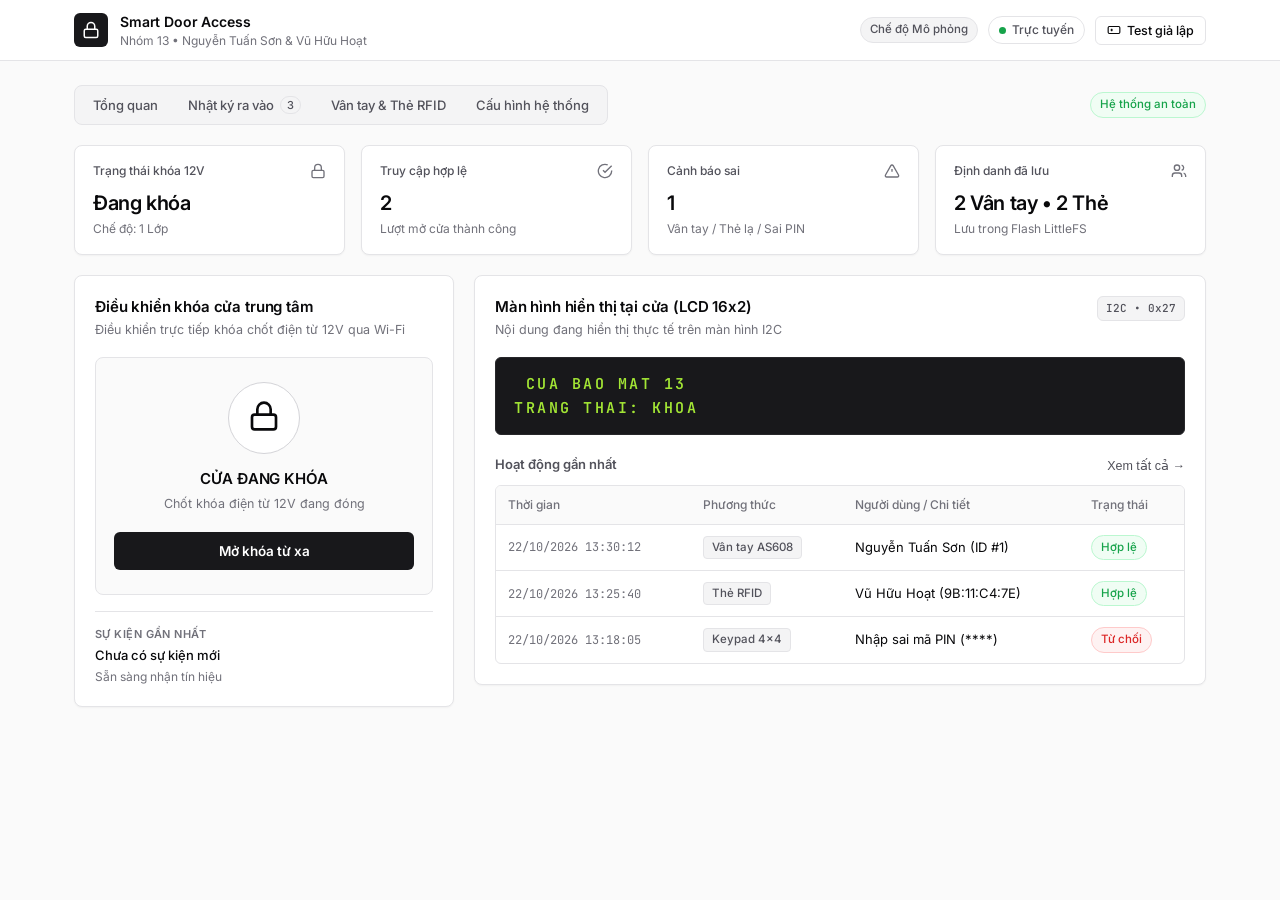
<file: data/index.html>
<!DOCTYPE html>
<html lang="vi">
<head>
    <meta charset="UTF-8">
    <meta name="viewport" content="width=device-width, initial-scale=1.0">
    <title>Smart Access Control — Nhóm 13 (ESP32)</title>
    <link rel="preconnect" href="https://fonts.googleapis.com">
    <link rel="preconnect" href="https://fonts.gstatic.com" crossorigin>
    <link href="https://fonts.googleapis.com/css2?family=Inter:wght@400;500;600;700&family=JetBrains+Mono:wght@400;500;600&display=swap" rel="stylesheet">
    <link rel="stylesheet" href="style.css">
</head>
<body>
    <!-- Top Navigation Bar (Shadcn Minimalist Style) -->
    <header class="topbar">
        <div class="topbar-inner">
            <div class="brand">
                <div class="brand-icon">
                    <svg width="18" height="18" viewBox="0 0 24 24" fill="none" stroke="currentColor" stroke-width="2" stroke-linecap="round" stroke-linejoin="round">
                        <rect width="18" height="11" x="3" y="11" rx="2" ry="2"/>
                        <path d="M7 11V7a5 5 0 0 1 10 0v4"/>
                    </svg>
                </div>
                <div class="brand-text">
                    <h1>Smart Door Access</h1>
                    <span>Nhóm 13 • Nguyễn Tuấn Sơn &amp; Vũ Hữu Hoạt</span>
                </div>
            </div>

            <div class="topbar-right">
                <span id="modeBadge" class="badge badge-neutral">Chế độ Mô phỏng</span>
                <div class="conn-pill">
                    <span class="status-dot online"></span>
                    <span id="wsStatusText">Trực tuyến</span>
                </div>
                <button id="toggleSimBtn" class="btn btn-outline btn-sm">
                    <svg width="14" height="14" viewBox="0 0 24 24" fill="none" stroke="currentColor" stroke-width="2"><rect x="2" y="6" width="20" height="12" rx="2"/><path d="M6 12h4m-2-2v4m7-1h.01m2.99-2h.01"/></svg>
                    Test giả lập
                </button>
            </div>
        </div>
    </header>

    <main class="container">
        <!-- Segmented Control Tabs -->
        <div class="tabs-bar">
            <nav class="segmented-tabs">
                <button class="tab-btn" data-tab="tab-dashboard">Tổng quan</button>
                <button class="tab-btn" data-tab="tab-logs">
                    Nhật ký ra vào
                    <span id="logCountBadge" class="tab-count">0</span>
                </button>
                <button class="tab-btn" data-tab="tab-users">Vân tay &amp; Thẻ RFID</button>
                <button class="tab-btn" data-tab="tab-settings">Cấu hình hệ thống</button>
            </nav>

            <div class="system-pill">
                <span id="systemAlertBadge" class="badge badge-success">Hệ thống an toàn</span>
            </div>
        </div>

        <!-- ==================== TAB 1: TỔNG QUAN (DASHBOARD) ==================== -->
        <section id="tab-dashboard" class="tab-content active">
            <!-- 4 KPI Metric Cards -->
            <div class="metrics-grid">
                <div class="metric-card">
                    <div class="metric-top">
                        <span class="metric-label">Trạng thái khóa 12V</span>
                        <svg width="16" height="16" viewBox="0 0 24 24" fill="none" stroke="currentColor" stroke-width="2"><rect width="18" height="11" x="3" y="11" rx="2"/><path d="M7 11V7a5 5 0 0 1 10 0v4"/></svg>
                    </div>
                    <div id="metricDoorStatus" class="metric-value">Đang khóa</div>
                    <div class="metric-sub" id="metricSecModeBadge">Chế độ: 1 Lớp</div>
                </div>

                <div class="metric-card">
                    <div class="metric-top">
                        <span class="metric-label">Truy cập hợp lệ</span>
                        <svg width="16" height="16" viewBox="0 0 24 24" fill="none" stroke="currentColor" stroke-width="2"><path d="M22 11.08V12a10 10 0 1 1-5.93-9.14"/><polyline points="22 4 12 14.01 9 11.01"/></svg>
                    </div>
                    <div id="statValidCount" class="metric-value">0</div>
                    <div class="metric-sub">Lượt mở cửa thành công</div>
                </div>

                <div class="metric-card">
                    <div class="metric-top">
                        <span class="metric-label">Cảnh báo sai</span>
                        <svg width="16" height="16" viewBox="0 0 24 24" fill="none" stroke="currentColor" stroke-width="2"><path d="m21.73 18-8-14a2 2 0 0 0-3.48 0l-8 14A2 2 0 0 0 4 21h16a2 2 0 0 0 1.73-3Z"/><line x1="12" y1="9" x2="12" y2="13"/><line x1="12" y1="17" x2="12.01" y2="17"/></svg>
                    </div>
                    <div id="statInvalidCount" class="metric-value">0</div>
                    <div class="metric-sub">Vân tay / Thẻ lạ / Sai PIN</div>
                </div>

                <div class="metric-card">
                    <div class="metric-top">
                        <span class="metric-label">Định danh đã lưu</span>
                        <svg width="16" height="16" viewBox="0 0 24 24" fill="none" stroke="currentColor" stroke-width="2"><path d="M16 21v-2a4 4 0 0 0-4-4H6a4 4 0 0 0-4 4v2"/><circle cx="9" cy="7" r="4"/><path d="M22 21v-2a4 4 0 0 0-3-3.87"/><path d="M16 3.13a4 4 0 0 1 0 7.75"/></svg>
                    </div>
                    <div class="metric-value"><span id="statFpRegistered">2</span> Vân tay • <span id="statRfidRegistered">2</span> Thẻ</div>
                    <div class="metric-sub">Lưu trong Flash LittleFS</div>
                </div>
            </div>

            <!-- Main Control Row -->
            <div class="main-grid">
                <!-- Cột trái: Điều khiển khóa cửa -->
                <div class="card">
                    <div class="card-header">
                        <div>
                            <h2 class="card-title">Điều khiển khóa cửa trung tâm</h2>
                            <p class="card-subtitle">Điều khiển trực tiếp khóa chốt điện từ 12V qua Wi-Fi</p>
                        </div>
                    </div>

                    <div class="lock-panel">
                        <div id="lockRing" class="lock-indicator locked">
                            <span id="lockIcon" class="lock-svg">
                                <svg width="32" height="32" viewBox="0 0 24 24" fill="none" stroke="currentColor" stroke-width="2" stroke-linecap="round" stroke-linejoin="round">
                                    <rect width="18" height="11" x="3" y="11" rx="2" ry="2"/>
                                    <path d="M7 11V7a5 5 0 0 1 10 0v4"/>
                                </svg>
                            </span>
                        </div>

                        <div class="lock-info">
                            <div id="doorStateText" class="lock-state-label">CỬA ĐANG KHÓA</div>
                            <p id="doorCountdownText" class="lock-state-desc">Chốt khóa điện từ 12V đang đóng</p>
                        </div>

                        <div class="lock-actions">
                            <button id="btnRemoteUnlock" class="btn btn-primary btn-lg">
                                Mở khóa từ xa
                            </button>
                            <button id="btnForceLock" class="btn btn-danger btn-lg" style="display: none;">
                                Khóa ngay lập tức
                            </button>
                        </div>
                    </div>

                    <div class="last-activity">
                        <div class="activity-label">Sự kiện gần nhất</div>
                        <div class="activity-row">
                            <span id="lastEventTitle" class="activity-title">Chưa có sự kiện mới</span>
                            <span id="lastEventTime" class="activity-meta">Sẵn sàng nhận tín hiệu</span>
                        </div>
                    </div>
                </div>

                <!-- Cột phải: Màn hình LCD 16x2 tại cửa + Hoạt động gần đây -->
                <div class="card">
                    <div class="card-header">
                        <div>
                            <h2 class="card-title">Màn hình hiển thị tại cửa (LCD 16x2)</h2>
                            <p class="card-subtitle">Nội dung đang hiển thị thực tế trên màn hình I2C</p>
                        </div>
                        <span class="mono-tag">I2C • 0x27</span>
                    </div>

                    <div class="lcd-container">
                        <div class="lcd-display">
                            <div id="lcdLine1" class="lcd-row"> CUA BAO MAT 13 </div>
                            <div id="lcdLine2" class="lcd-row">TRANG THAI: KHOA</div>
                        </div>
                    </div>

                    <div class="sub-header">
                        <h3>Hoạt động gần nhất</h3>
                        <button class="btn-link" onclick="switchTab('tab-logs')">Xem tất cả &rarr;</button>
                    </div>

                    <div class="table-wrap">
                        <table class="table">
                            <thead>
                                <tr>
                                    <th>Thời gian</th>
                                    <th>Phương thức</th>
                                    <th>Người dùng / Chi tiết</th>
                                    <th>Trạng thái</th>
                                </tr>
                            </thead>
                            <tbody id="recentLogsBody"></tbody>
                        </table>
                    </div>
                </div>
            </div>
        </section>

        <!-- ==================== TAB 2: NHẬT KÝ RA VÀO ==================== -->
        <section id="tab-logs" class="tab-content">
            <div class="card">
                <div class="card-header">
                    <div>
                        <h2 class="card-title">Nhật ký lịch sử ra vào</h2>
                        <p class="card-subtitle">Ghi nhận toàn bộ sự kiện từ Vân tay AS608, RFID RC522, Keypad 4x4 và Web</p>
                    </div>
                    <div class="header-controls">
                        <select id="filterMethod" class="input select-sm">
                            <option value="ALL">Tất cả phương thức</option>
                            <option value="FINGERPRINT">Vân tay AS608</option>
                            <option value="RFID">Thẻ RFID RC522</option>
                            <option value="KEYPAD">Keypad 4x4</option>
                            <option value="WEB">Mở từ Web</option>
                        </select>
                        <button id="btnExportCsv" class="btn btn-outline btn-sm">Xuất CSV</button>
                        <button id="btnClearLogs" class="btn btn-outline-danger btn-sm">Xóa lịch sử</button>
                    </div>
                </div>

                <div class="table-wrap">
                    <table class="table">
                        <thead>
                            <tr>
                                <th style="width: 50px;">#</th>
                                <th>Thời gian</th>
                                <th>Phương thức</th>
                                <th>Người dùng / Chi tiết</th>
                                <th>Kết quả</th>
                            </tr>
                        </thead>
                        <tbody id="fullLogsBody"></tbody>
                    </table>
                </div>
            </div>
        </section>

        <!-- ==================== TAB 3: QUẢN LÝ VÂN TAY & RFID ==================== -->
        <section id="tab-users" class="tab-content">
            <div class="two-col-grid">
                <!-- Cột 1: Vân tay AS608 -->
                <div class="card">
                    <div class="card-header">
                        <div>
                            <h2 class="card-title">Cảm biến vân tay AS608</h2>
                            <p class="card-subtitle">Quản lý ID vân tay lưu trong bộ nhớ quang học AS608 (1–127)</p>
                        </div>
                    </div>

                    <form id="formAddFingerprint" class="form-box">
                        <div class="form-row">
                            <div class="field" style="width: 90px; flex-shrink: 0;">
                                <label>ID (1-127)</label>
                                <input type="number" id="fpIdInput" min="1" max="127" value="3" required class="input">
                            </div>
                            <div class="field" style="flex: 1;">
                                <label>Họ tên &amp; Ghi chú</label>
                                <input type="text" id="fpNameInput" placeholder="VD: Nguyễn Tuấn Sơn" required class="input">
                            </div>
                        </div>
                        <button type="submit" class="btn btn-primary btn-full">
                            + Đăng ký mẫu vân tay mới
                        </button>
                    </form>

                    <div id="fpEnrollProgress" class="notice-banner" style="display: none;">
                        <span class="loader"></span>
                        <span id="fpEnrollText">Đang chờ đặt ngón tay lên cảm biến AS608...</span>
                    </div>

                    <div class="table-wrap mt-16">
                        <table class="table">
                            <thead>
                                <tr>
                                    <th>ID</th>
                                    <th>Người dùng</th>
                                    <th>Ngày tạo</th>
                                    <th style="text-align: right;">Thao tác</th>
                                </tr>
                            </thead>
                            <tbody id="fpListBody"></tbody>
                        </table>
                    </div>
                </div>

                <!-- Cột 2: Thẻ từ RFID RC522 -->
                <div class="card">
                    <div class="card-header">
                        <div>
                            <h2 class="card-title">Thẻ từ RFID RC522 (13.56MHz)</h2>
                            <p class="card-subtitle">Danh sách mã UID thẻ từ và móc khóa NFC được cấp quyền</p>
                        </div>
                    </div>

                    <form id="formAddRfid" class="form-box">
                        <div class="form-row">
                            <div class="field" style="flex: 1;">
                                <label>Mã UID (Hex)</label>
                                <div class="input-group">
                                    <input type="text" id="rfidUidInput" placeholder="VD: A3:4F:8B:12" required class="input mono">
                                    <button type="button" id="btnScanRfidLearn" class="btn btn-outline">Quét thẻ</button>
                                </div>
                            </div>
                            <div class="field" style="flex: 1;">
                                <label>Chủ thẻ</label>
                                <input type="text" id="rfidNameInput" placeholder="VD: Vũ Hữu Hoạt" required class="input">
                            </div>
                        </div>
                        <button type="submit" class="btn btn-primary btn-full">
                            + Thêm thẻ RFID hợp lệ
                        </button>
                    </form>

                    <div class="table-wrap mt-16">
                        <table class="table">
                            <thead>
                                <tr>
                                    <th>Mã UID</th>
                                    <th>Chủ sở hữu</th>
                                    <th>Ngày thêm</th>
                                    <th style="text-align: right;">Thao tác</th>
                                </tr>
                            </thead>
                            <tbody id="rfidListBody"></tbody>
                        </table>
                    </div>
                </div>
            </div>
        </section>

        <!-- ==================== TAB 4: CẤU HÌNH HỆ THỐNG ==================== -->
        <section id="tab-settings" class="tab-content">
            <div style="max-width: 680px; margin: 0 auto;">
                <div class="card">
                    <div class="card-header">
                        <div>
                            <h2 class="card-title">Cấu hình chế độ bảo mật &amp; Hệ thống</h2>
                            <p class="card-subtitle">Thiết lập xác thực 1 lớp / 2 lớp, mật khẩu Keypad và thời gian đóng cửa</p>
                        </div>
                    </div>

                    <form id="formSettings" class="stack-form">
                        <div class="field">
                            <label>Cấp độ bảo mật (Security Mode)</label>
                            <select id="settingSecMode" class="input">
                                <option value="1">1 Lớp: Bất kỳ Vân tay / Thẻ RFID / PIN đều mở</option>
                                <option value="2">2 Lớp (2FA): Vân tay + Mật khẩu Keypad 4x4</option>
                                <option value="3">2 Lớp (2FA): Thẻ RFID + Mật khẩu Keypad 4x4</option>
                                <option value="4">2 Lớp (2FA): Vân tay + Thẻ RFID</option>
                            </select>
                            <span class="field-hint" id="secModeDescription">Chế độ 1 lớp: Người dùng chỉ cần 1 phương thức hợp lệ là cửa sẽ mở.</span>
                        </div>

                        <div class="field">
                            <label>Thời gian chờ xác thực lớp thứ 2 (giây)</label>
                            <input type="number" id="settingDualTimeout" min="5" max="60" value="15" required class="input">
                            <span class="field-hint">Nếu quá thời gian này mà chưa hoàn thành lớp 2, hệ thống sẽ tự hủy phiên và khóa lại.</span>
                        </div>

                        <div class="field">
                            <label>Mã PIN bàn phím ma trận 4x4 (4–8 chữ số)</label>
                            <div class="input-group">
                                <input type="password" id="settingPinCode" value="123456" minlength="4" maxlength="8" required class="input mono">
                                <button type="button" id="btnTogglePin" class="btn btn-outline">Hiện</button>
                            </div>
                            <span class="field-hint">Trên Keypad 4x4: Nhập mật khẩu rồi nhấn <code>#</code> hoặc <code>D</code> để xác nhận. Nhấn <code>*</code> để xóa, <code>C</code> để khóa nhanh.</span>
                        </div>

                        <div class="form-row">
                            <div class="field" style="flex: 1;">
                                <label>Thời gian mở khóa (giây)</label>
                                <input type="number" id="settingUnlockTime" min="2" max="30" value="5" required class="input">
                            </div>
                            <div class="field" style="flex: 1;">
                                <label>Số lần nhập sai tối đa</label>
                                <input type="number" id="settingMaxAttempts" min="3" max="10" value="5" required class="input">
                            </div>
                        </div>

                        <button type="submit" class="btn btn-primary btn-full">Lưu cấu hình hệ thống</button>
                    </form>
                </div>
            </div>
        </section>
    </main>

    <!-- ==================== BẢNG TEST GIẢ LẬP PHẦN CỨNG (KÉO THẢ DI CHUYỂN ĐƯỢC) ==================== -->
    <aside id="simulatorPanel" class="sim-drawer hidden">
        <div id="simDragHeader" class="sim-header" title="Giữ chuột để kéo di chuyển bảng">
            <div class="sim-drag-title">
                <svg class="grip-icon" width="14" height="14" viewBox="0 0 24 24" fill="none" stroke="currentColor" stroke-width="2">
                    <circle cx="9" cy="5" r="1"/><circle cx="9" cy="12" r="1"/><circle cx="9" cy="19" r="1"/>
                    <circle cx="15" cy="5" r="1"/><circle cx="15" cy="12" r="1"/><circle cx="15" cy="19" r="1"/>
                </svg>
                <div>
                    <strong>Bảng giả lập tín hiệu phần cứng</strong>
                    <span>Giữ thanh này để kéo tới vị trí bất kỳ</span>
                </div>
            </div>
            <div class="sim-header-btns">
                <button id="minSimBtn" class="btn-icon" title="Thu gọn / Mở rộng">&ndash;</button>
                <button id="closeSimBtn" class="btn-icon" title="Đóng">&times;</button>
            </div>
        </div>

        <div id="simBodyContent" class="sim-content">
            <div class="sim-group">
                <label class="sim-label">Giả lập quẹt Vân tay / Thẻ từ</label>
                <div class="sim-actions">
                    <button class="btn btn-outline btn-sm" onclick="simFingerprint(true)">Vân tay đúng (Sơn)</button>
                    <button class="btn btn-outline-danger btn-sm" onclick="simFingerprint(false)">Vân tay sai</button>
                    <button class="btn btn-outline btn-sm" onclick="simRfid(true)">Thẻ RFID đúng (Hoạt)</button>
                    <button class="btn btn-outline-danger btn-sm" onclick="simRfid(false)">Thẻ RFID lạ</button>
                </div>
            </div>

            <div class="sim-group">
                <label class="sim-label">Bàn phím ma trận 4x4 (Bấm để test LCD)</label>
                <div class="keypad-grid">
                    <button class="kp-key" onclick="simKeypadPress('1')">1</button>
                    <button class="kp-key" onclick="simKeypadPress('2')">2</button>
                    <button class="kp-key" onclick="simKeypadPress('3')">3</button>
                    <button class="kp-key kp-fn" onclick="simKeypadPress('A')">A</button>

                    <button class="kp-key" onclick="simKeypadPress('4')">4</button>
                    <button class="kp-key" onclick="simKeypadPress('5')">5</button>
                    <button class="kp-key" onclick="simKeypadPress('6')">6</button>
                    <button class="kp-key kp-fn" onclick="simKeypadPress('B')">B</button>

                    <button class="kp-key" onclick="simKeypadPress('7')">7</button>
                    <button class="kp-key" onclick="simKeypadPress('8')">8</button>
                    <button class="kp-key" onclick="simKeypadPress('9')">9</button>
                    <button class="kp-key kp-fn" onclick="simKeypadPress('C')">C</button>

                    <button class="kp-key kp-clear" onclick="simKeypadPress('*')">*</button>
                    <button class="kp-key" onclick="simKeypadPress('0')">0</button>
                    <button class="kp-key kp-enter" onclick="simKeypadPress('#')">#</button>
                    <button class="kp-key kp-enter" onclick="simKeypadPress('D')">D</button>
                </div>
            </div>
        </div>
    </aside>

    <div id="toastContainer" class="toast-container"></div>

    <script src="app.js"></script>
</body>
</html>
</file>
<file: data/style.css>
/* ==========================================================================
   MINIMALIST DESIGN SYSTEM (Inspired by shadcn/ui & Vercel Dashboard)
   Palette: Zinc / Neutral Monochrome + Subtle Semantic Accents
   ========================================================================== */

:root {
    --bg-page: #fafafa;
    --bg-card: #ffffff;
    --bg-muted: #f4f4f5;
    --bg-subtle: #f8fafc;
    --border: #e4e4e7;
    --border-strong: #d4d4d8;

    --text-main: #09090b;
    --text-secondary: #52525b;
    --text-muted: #71717a;

    --primary: #18181b;
    --primary-hover: #27272a;
    --primary-fg: #ffffff;

    --success: #16a34a;
    --success-bg: #f0fdf4;
    --success-border: #bbf7d0;

    --danger: #dc2626;
    --danger-bg: #fef2f2;
    --danger-border: #fecaca;

    --warning: #d97706;
    --warning-bg: #fffbeb;
    --warning-border: #fde68a;

    --radius: 8px;
    --radius-sm: 6px;
    --shadow-xs: 0 1px 2px 0 rgba(0, 0, 0, 0.04);
    --shadow-md: 0 4px 12px -2px rgba(0, 0, 0, 0.08);
}

* {
    box-sizing: border-box;
    margin: 0;
    padding: 0;
}

body {
    font-family: 'Inter', -apple-system, BlinkMacSystemFont, "Segoe UI", Roboto, sans-serif;
    background-color: var(--bg-page);
    color: var(--text-main);
    font-size: 14px;
    line-height: 1.5;
    -webkit-font-smoothing: antialiased;
    padding-bottom: 48px;
}

code, .mono, .mono-tag {
    font-family: 'JetBrains Mono', ui-monospace, SFMono-Regular, Menlo, monospace;
}

/* ==================== TOPBAR ==================== */
.topbar {
    position: sticky;
    top: 0;
    z-index: 40;
    background: rgba(255, 255, 255, 0.88);
    backdrop-filter: blur(8px);
    border-bottom: 1px solid var(--border);
}

.topbar-inner {
    max-width: 1180px;
    margin: 0 auto;
    height: 60px;
    padding: 0 24px;
    display: flex;
    align-items: center;
    justify-content: space-between;
    gap: 16px;
}

.brand {
    display: flex;
    align-items: center;
    gap: 12px;
}

.brand-icon {
    width: 34px;
    height: 34px;
    border-radius: var(--radius-sm);
    background: var(--primary);
    color: var(--primary-fg);
    display: flex;
    align-items: center;
    justify-content: center;
}

.brand-text h1 {
    font-size: 14px;
    font-weight: 600;
    letter-spacing: -0.01em;
    color: var(--text-main);
}

.brand-text span {
    display: block;
    font-size: 12px;
    color: var(--text-muted);
}

.topbar-right {
    display: flex;
    align-items: center;
    gap: 10px;
}

.conn-pill {
    display: inline-flex;
    align-items: center;
    gap: 6px;
    padding: 4px 10px;
    border-radius: 999px;
    border: 1px solid var(--border);
    background: var(--bg-card);
    font-size: 12px;
    font-weight: 500;
    color: var(--text-secondary);
}

.status-dot {
    width: 7px;
    height: 7px;
    border-radius: 50%;
    background: var(--text-muted);
}

.status-dot.online {
    background: var(--success);
}

/* ==================== CONTAINER & SEGMENTED TABS ==================== */
.container {
    max-width: 1180px;
    margin: 24px auto 0;
    padding: 0 24px;
}

.tabs-bar {
    display: flex;
    align-items: center;
    justify-content: space-between;
    margin-bottom: 20px;
    gap: 12px;
    flex-wrap: wrap;
}

.segmented-tabs {
    display: inline-flex;
    background: var(--bg-muted);
    padding: 4px;
    border-radius: var(--radius);
    border: 1px solid var(--border);
    gap: 2px;
    overflow-x: auto;
}

.tab-btn {
    border: none;
    background: transparent;
    color: var(--text-secondary);
    font-family: inherit;
    font-size: 13px;
    font-weight: 500;
    padding: 6px 14px;
    border-radius: var(--radius-sm);
    cursor: pointer;
    display: inline-flex;
    align-items: center;
    gap: 6px;
    transition: all 0.15s ease;
    white-space: nowrap;
}

.tab-btn:hover {
    color: var(--text-main);
}

.tab-btn.active {
    background: var(--bg-card);
    color: var(--text-main);
    box-shadow: var(--shadow-xs);
    font-weight: 600;
}

.tab-count {
    font-size: 11px;
    background: var(--bg-muted);
    color: var(--text-secondary);
    padding: 1px 6px;
    border-radius: 999px;
    border: 1px solid var(--border);
}

.tab-content {
    display: none;
}

.tab-content.active {
    display: block;
}

/* ==================== METRIC KPI CARDS ==================== */
.metrics-grid {
    display: grid;
    grid-template-columns: repeat(4, 1fr);
    gap: 16px;
    margin-bottom: 20px;
}

.metric-card {
    background: var(--bg-card);
    border: 1px solid var(--border);
    border-radius: var(--radius);
    padding: 16px 18px;
    box-shadow: var(--shadow-xs);
}

.metric-top {
    display: flex;
    align-items: center;
    justify-content: space-between;
    color: var(--text-muted);
    margin-bottom: 8px;
}

.metric-label {
    font-size: 12px;
    font-weight: 500;
    color: var(--text-secondary);
}

.metric-value {
    font-size: 20px;
    font-weight: 600;
    letter-spacing: -0.02em;
    color: var(--text-main);
}

.metric-sub {
    font-size: 12px;
    color: var(--text-muted);
    margin-top: 2px;
}

/* ==================== CARDS & LAYOUT GRIDS ==================== */
.main-grid {
    display: grid;
    grid-template-columns: 380px 1fr;
    gap: 20px;
    align-items: start;
}

.two-col-grid {
    display: grid;
    grid-template-columns: 1fr 1fr;
    gap: 20px;
    align-items: start;
}

.card {
    background: var(--bg-card);
    border: 1px solid var(--border);
    border-radius: var(--radius);
    padding: 20px;
    box-shadow: var(--shadow-xs);
}

.card-header {
    display: flex;
    align-items: flex-start;
    justify-content: space-between;
    gap: 12px;
    margin-bottom: 18px;
    flex-wrap: wrap;
}

.card-title {
    font-size: 15px;
    font-weight: 600;
    letter-spacing: -0.01em;
    color: var(--text-main);
}

.card-subtitle {
    font-size: 12.5px;
    color: var(--text-muted);
    margin-top: 2px;
}

.mono-tag {
    font-size: 11px;
    font-weight: 500;
    padding: 3px 8px;
    border-radius: var(--radius-sm);
    background: var(--bg-muted);
    color: var(--text-secondary);
    border: 1px solid var(--border);
}

/* ==================== LOCK CONTROL PANEL ==================== */
.lock-panel {
    border: 1px solid var(--border);
    background: var(--bg-page);
    border-radius: var(--radius);
    padding: 24px 18px;
    text-align: center;
}

.lock-indicator {
    width: 72px;
    height: 72px;
    border-radius: 50%;
    margin: 0 auto 14px;
    display: flex;
    align-items: center;
    justify-content: center;
    transition: all 0.2s ease;
}

.lock-indicator.locked {
    background: var(--bg-card);
    border: 1px solid var(--border-strong);
    color: var(--text-main);
}

.lock-indicator.unlocked {
    background: var(--success-bg);
    border: 1px solid var(--success-border);
    color: var(--success);
}

.lock-state-label {
    font-size: 15px;
    font-weight: 600;
    letter-spacing: -0.01em;
}

.lock-state-desc {
    font-size: 12.5px;
    color: var(--text-muted);
    margin-top: 4px;
}

.lock-actions {
    margin-top: 18px;
}

.last-activity {
    margin-top: 16px;
    padding-top: 14px;
    border-top: 1px solid var(--border);
}

.activity-label {
    font-size: 11px;
    font-weight: 600;
    text-transform: uppercase;
    letter-spacing: 0.04em;
    color: var(--text-muted);
    margin-bottom: 4px;
}

.activity-row {
    display: flex;
    flex-direction: column;
    gap: 2px;
}

.activity-title {
    font-size: 13px;
    font-weight: 500;
    color: var(--text-main);
}

.activity-meta {
    font-size: 12px;
    color: var(--text-muted);
}

/* ==================== MINIMALIST LCD 16x2 DISPLAY ==================== */
.lcd-container {
    background: #18181b;
    border-radius: var(--radius-sm);
    padding: 14px 18px;
    margin-bottom: 20px;
    border: 1px solid #27272a;
}

.lcd-display {
    font-family: 'JetBrains Mono', monospace;
    font-size: 15px;
    font-weight: 600;
    letter-spacing: 2.5px;
    color: #a3e635;
    line-height: 1.6;
}

.lcd-row {
    white-space: pre;
    overflow: hidden;
}

.sub-header {
    display: flex;
    align-items: center;
    justify-content: space-between;
    margin-bottom: 10px;
}

.sub-header h3 {
    font-size: 13px;
    font-weight: 600;
    color: var(--text-secondary);
}

.btn-link {
    background: none;
    border: none;
    color: var(--text-secondary);
    font-size: 12.5px;
    font-weight: 500;
    cursor: pointer;
}
.btn-link:hover {
    color: var(--text-main);
    text-decoration: underline;
}

/* ==================== BUTTONS, INPUTS & BADGES ==================== */
.btn {
    font-family: inherit;
    font-size: 13px;
    font-weight: 500;
    padding: 8px 14px;
    border-radius: var(--radius-sm);
    border: 1px solid transparent;
    cursor: pointer;
    display: inline-flex;
    align-items: center;
    justify-content: center;
    gap: 6px;
    transition: all 0.15s ease;
    white-space: nowrap;
}

.btn-sm {
    padding: 6px 11px;
    font-size: 12.5px;
}

.btn-lg {
    width: 100%;
    padding: 10px 16px;
    font-size: 13.5px;
    font-weight: 600;
}

.btn-full {
    width: 100%;
}

.btn-primary {
    background: var(--primary);
    color: var(--primary-fg);
}
.btn-primary:hover {
    background: var(--primary-hover);
}

.btn-danger {
    background: var(--danger);
    color: #fff;
}

.btn-outline {
    background: var(--bg-card);
    color: var(--text-main);
    border-color: var(--border);
}
.btn-outline:hover {
    background: var(--bg-muted);
}

.btn-outline-danger {
    background: var(--bg-card);
    color: var(--danger);
    border-color: var(--danger-border);
}
.btn-outline-danger:hover {
    background: var(--danger-bg);
}

.badge {
    display: inline-flex;
    align-items: center;
    padding: 3px 9px;
    border-radius: 999px;
    font-size: 11.5px;
    font-weight: 500;
    border: 1px solid transparent;
}

.badge-neutral {
    background: var(--bg-muted);
    color: var(--text-secondary);
    border-color: var(--border);
}

.badge-success {
    background: var(--success-bg);
    color: var(--success);
    border-color: var(--success-border);
}

.badge-danger {
    background: var(--danger-bg);
    color: var(--danger);
    border-color: var(--danger-border);
}

/* ==================== FORMS ==================== */
.form-box {
    background: var(--bg-page);
    border: 1px solid var(--border);
    border-radius: var(--radius-sm);
    padding: 14px;
}

.stack-form {
    display: flex;
    flex-direction: column;
    gap: 14px;
}

.form-row {
    display: flex;
    gap: 10px;
    margin-bottom: 10px;
}

.field {
    display: flex;
    flex-direction: column;
    gap: 5px;
}

.field label {
    font-size: 12px;
    font-weight: 500;
    color: var(--text-secondary);
}

.field-hint {
    font-size: 12px;
    color: var(--text-muted);
    margin-top: 2px;
}

.input {
    width: 100%;
    height: 36px;
    padding: 0 11px;
    background: var(--bg-card);
    border: 1px solid var(--border);
    border-radius: var(--radius-sm);
    font-family: inherit;
    font-size: 13px;
    color: var(--text-main);
    transition: border-color 0.15s;
}

.input:focus {
    outline: none;
    border-color: var(--primary);
}

.select-sm {
    height: 32px;
    width: auto;
    font-size: 12.5px;
}

.input-group {
    display: flex;
    gap: 6px;
}

.header-controls {
    display: flex;
    align-items: center;
    gap: 8px;
    flex-wrap: wrap;
}

/* ==================== TABLES ==================== */
.mt-16 { margin-top: 16px; }

.table-wrap {
    overflow-x: auto;
    border: 1px solid var(--border);
    border-radius: var(--radius-sm);
}

.table {
    width: 100%;
    border-collapse: collapse;
    font-size: 13px;
}

.table th, .table td {
    padding: 10px 12px;
    text-align: left;
    border-bottom: 1px solid var(--border);
}

.table tr:last-child td {
    border-bottom: none;
}

.table th {
    background: var(--bg-page);
    color: var(--text-muted);
    font-weight: 500;
    font-size: 12px;
}

.table tbody tr:hover {
    background: var(--bg-page);
}

.method-pill {
    display: inline-block;
    font-size: 11.5px;
    font-weight: 500;
    padding: 2px 8px;
    border-radius: 4px;
    background: var(--bg-muted);
    color: var(--text-secondary);
    border: 1px solid var(--border);
}

/* ==================== NOTICE BANNER ==================== */
.notice-banner {
    margin-top: 12px;
    padding: 10px 12px;
    border-radius: var(--radius-sm);
    background: var(--bg-page);
    border: 1px solid var(--border-strong);
    display: flex;
    align-items: center;
    gap: 10px;
    font-size: 12.5px;
    color: var(--text-main);
}

.loader {
    width: 14px;
    height: 14px;
    border: 2px solid var(--border-strong);
    border-top-color: var(--primary);
    border-radius: 50%;
    animation: spin 0.7s linear infinite;
}

@keyframes spin {
    to { transform: rotate(360deg); }
}

/* ==================== HARDWARE SIMULATOR DRAWER ==================== */
.sim-drawer {
    position: fixed;
    bottom: 20px;
    right: 20px;
    width: 360px;
    max-width: calc(100vw - 24px);
    background: var(--bg-card);
    border: 1px solid var(--border-strong);
    border-radius: var(--radius);
    box-shadow: 0 10px 25px -5px rgba(0, 0, 0, 0.14), 0 8px 10px -6px rgba(0, 0, 0, 0.08);
    z-index: 100;
    user-select: none;
}

.sim-drawer.hidden {
    display: none;
}

.sim-drawer.dragging {
    box-shadow: 0 20px 35px -5px rgba(0, 0, 0, 0.22);
    border-color: var(--primary);
    opacity: 0.96;
}

.sim-header {
    padding: 10px 14px;
    border-bottom: 1px solid var(--border);
    background: var(--bg-page);
    border-radius: var(--radius) var(--radius) 0 0;
    display: flex;
    justify-content: space-between;
    align-items: center;
    cursor: grab;
    touch-action: none;
}

.sim-header:active {
    cursor: grabbing;
}

.sim-drag-title {
    display: flex;
    align-items: center;
    gap: 8px;
}

.grip-icon {
    color: var(--text-muted);
    flex-shrink: 0;
}

.sim-header strong {
    display: block;
    font-size: 13px;
}

.sim-header span {
    font-size: 11px;
    color: var(--text-muted);
}

.sim-header-btns {
    display: flex;
    align-items: center;
    gap: 4px;
}

.btn-icon {
    background: none;
    border: 1px solid transparent;
    width: 24px;
    height: 24px;
    border-radius: 4px;
    font-size: 16px;
    line-height: 1;
    color: var(--text-secondary);
    cursor: pointer;
    display: inline-flex;
    align-items: center;
    justify-content: center;
}

.btn-icon:hover {
    background: var(--bg-muted);
    border-color: var(--border);
    color: var(--text-main);
}

.sim-content {
    padding: 14px 16px;
    display: flex;
    flex-direction: column;
    gap: 14px;
}

.sim-content.minimized {
    display: none;
}

.sim-label {
    display: block;
    font-size: 11.5px;
    font-weight: 600;
    color: var(--text-secondary);
    margin-bottom: 8px;
}

.sim-actions {
    display: grid;
    grid-template-columns: 1fr 1fr;
    gap: 6px;
}

.keypad-grid {
    display: grid;
    grid-template-columns: repeat(4, 1fr);
    gap: 6px;
}

.kp-key {
    height: 36px;
    border-radius: var(--radius-sm);
    border: 1px solid var(--border);
    background: var(--bg-page);
    font-family: 'JetBrains Mono', monospace;
    font-size: 13px;
    font-weight: 600;
    color: var(--text-main);
    cursor: pointer;
    transition: background 0.1s;
}

.kp-key:hover {
    background: var(--bg-muted);
}

.kp-key:active {
    transform: translateY(1px);
}

.kp-fn {
    color: var(--text-secondary);
    background: var(--bg-card);
}

.kp-clear {
    color: var(--danger);
    border-color: var(--danger-border);
    background: var(--danger-bg);
}

.kp-enter {
    color: var(--success);
    border-color: var(--success-border);
    background: var(--success-bg);
}

/* ==================== TOAST ==================== */
.toast-container {
    position: fixed;
    bottom: 20px;
    left: 20px;
    z-index: 150;
    display: flex;
    flex-direction: column;
    gap: 8px;
}

.toast {
    background: var(--primary);
    color: var(--primary-fg);
    padding: 10px 14px;
    border-radius: var(--radius-sm);
    font-size: 12.5px;
    font-weight: 500;
    box-shadow: var(--shadow-md);
}

/* ==================== RESPONSIVE ==================== */
@media (max-width: 960px) {
    .metrics-grid {
        grid-template-columns: repeat(2, 1fr);
    }
    .main-grid, .two-col-grid {
        grid-template-columns: 1fr;
    }
}

@media (max-width: 560px) {
    .metrics-grid {
        grid-template-columns: 1fr;
    }
    .form-row {
        flex-direction: column;
    }
}
</file>
